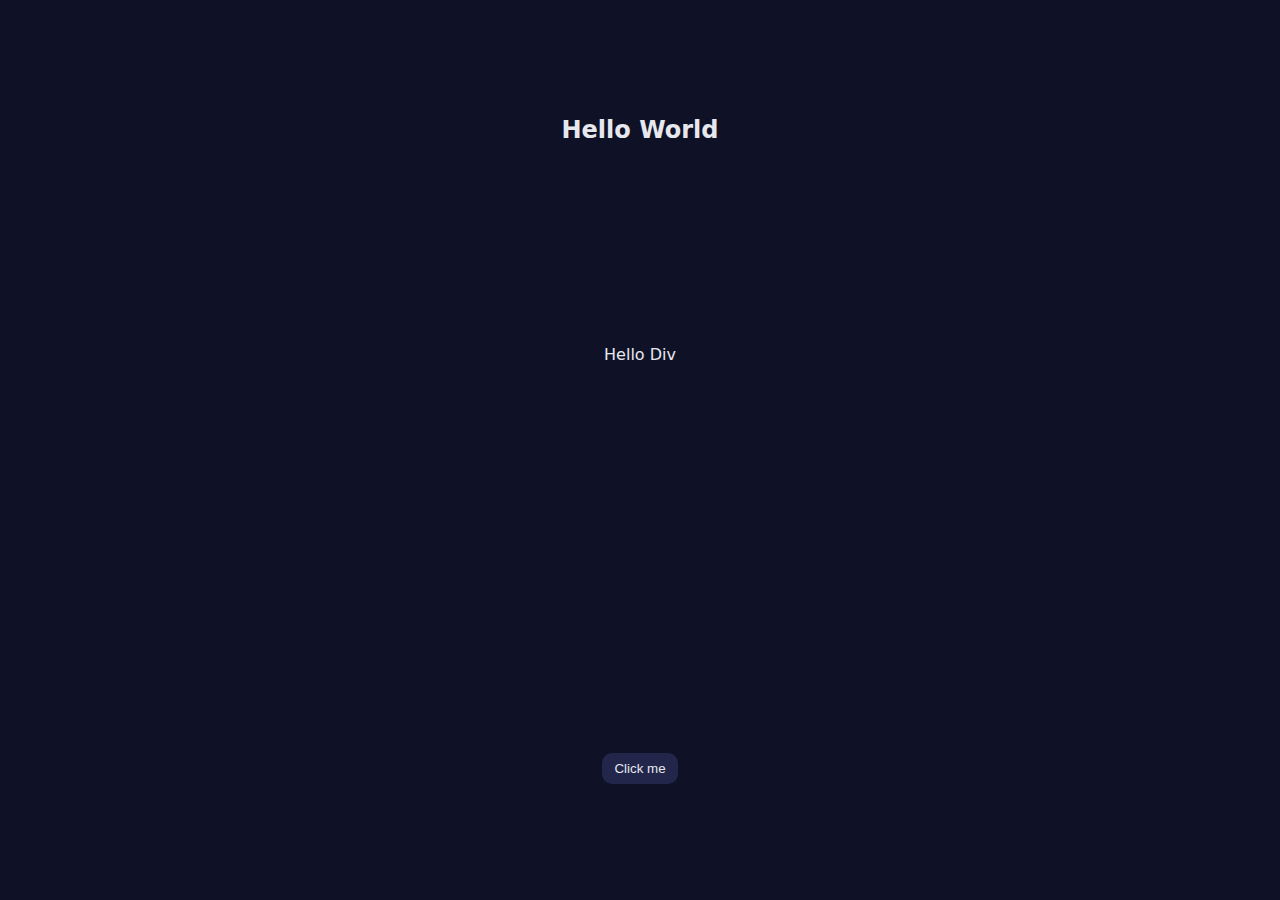
<file: index.html>
<!DOCTYPE html>
<html lang="en">
    <head>
        <meta charset="UTF-8" />
        <title>Title</title>
        <link rel="stylesheet" href="styles.css" />
        <script src="script.js"></script>
    </head>
    <body>
        <h1 class="title">Hello World</h1>
        <div id="mainDiv">Hello Div</div>
        <br />
        <button onclick="buttonClicked()">Click me</button>
    </body>
</html>
</file>
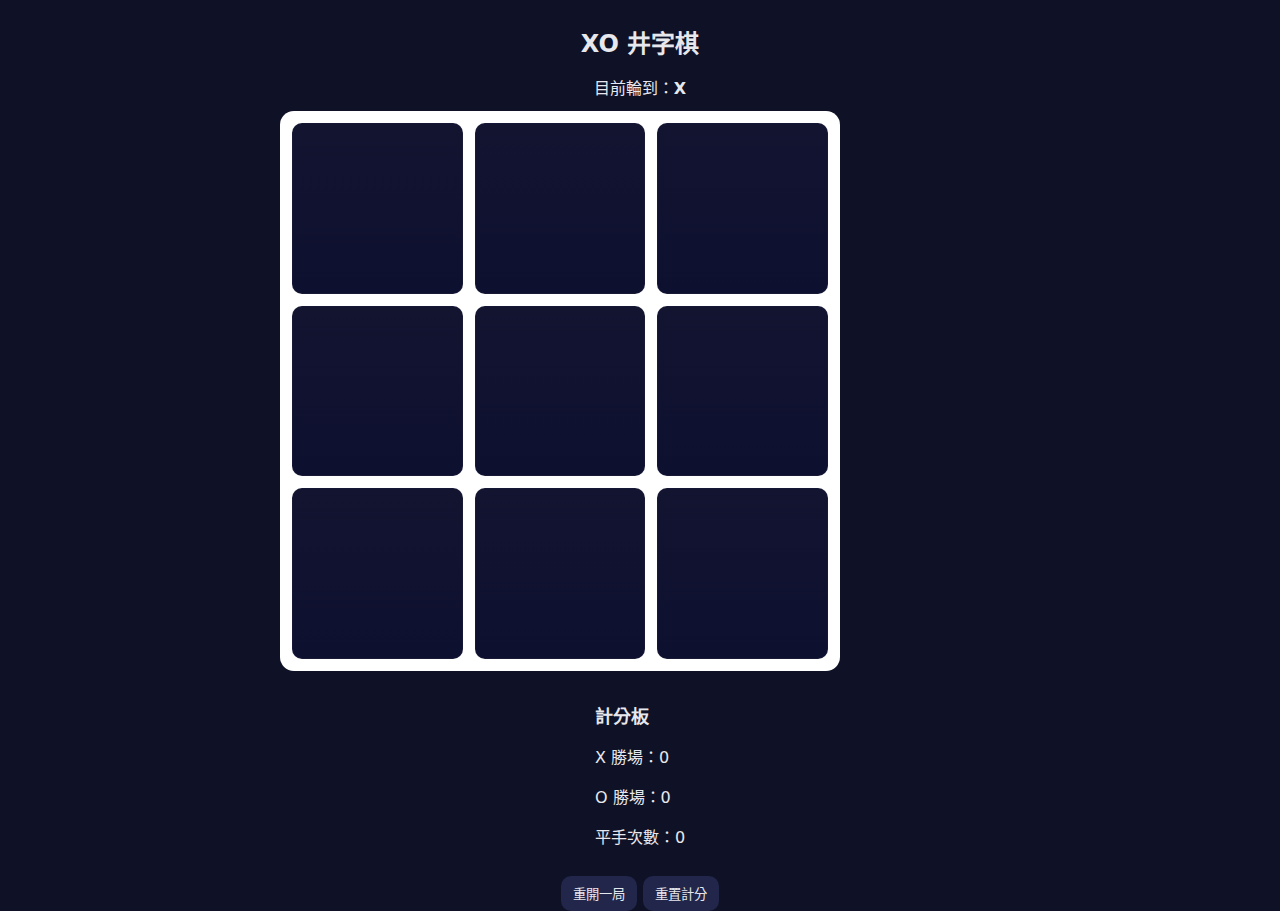
<file: 1132932_HW08/index.html>
<!DOCTYPE html>
<html lang="zh-TW">
 <head>
 <meta charset="utf-8" />
 <meta name="viewport" content="width=device-width, initial-scale=1" />
 <title>1132933-HW08</title>
 <link rel="stylesheet" href="styles.css">
 </head>
 <body>
    <main class="container">
    <h1>XO 井字棋</h1>
    <div class="status">
    <span>目前輪到：<strong id="turn">X</strong></span>
    <span id="state"></span>
    </div>
    <section id="board" class="board" aria-label="井字棋棋盤">
     <!-- 棋盤容器 (9 格) -->
        <button class="cell" data-idx="0" ></button>
        <button class="cell" data-idx="1" ></button>
        <button class="cell" data-idx="2" ></button>
        <button class="cell" data-idx="3" ></button>
        <button class="cell" data-idx="4" ></button>
        <button class="cell" data-idx="5" ></button>
        <button class="cell" data-idx="6" ></button>
        <button class="cell" data-idx="7" ></button>
        <button class="cell" data-idx="8" ></button>
    </section>
    <div class="scoreboard">
        <h2>計分板</h2>
        <p>X 勝場：<span id="score-x">0</span></p>
        <p>O 勝場：<span id="score-o">0</span></p>
        <p>平手次數：<span id="score-draw">0</span></p>
        </div>
        
     <div class="controls">
     <button id="reset">重開一局</button>
     <button id="reset-all">重置計分</button>
     </div>
    </main>
     <script src="script.js" defer></script>
     </body>
    </html>
</file>
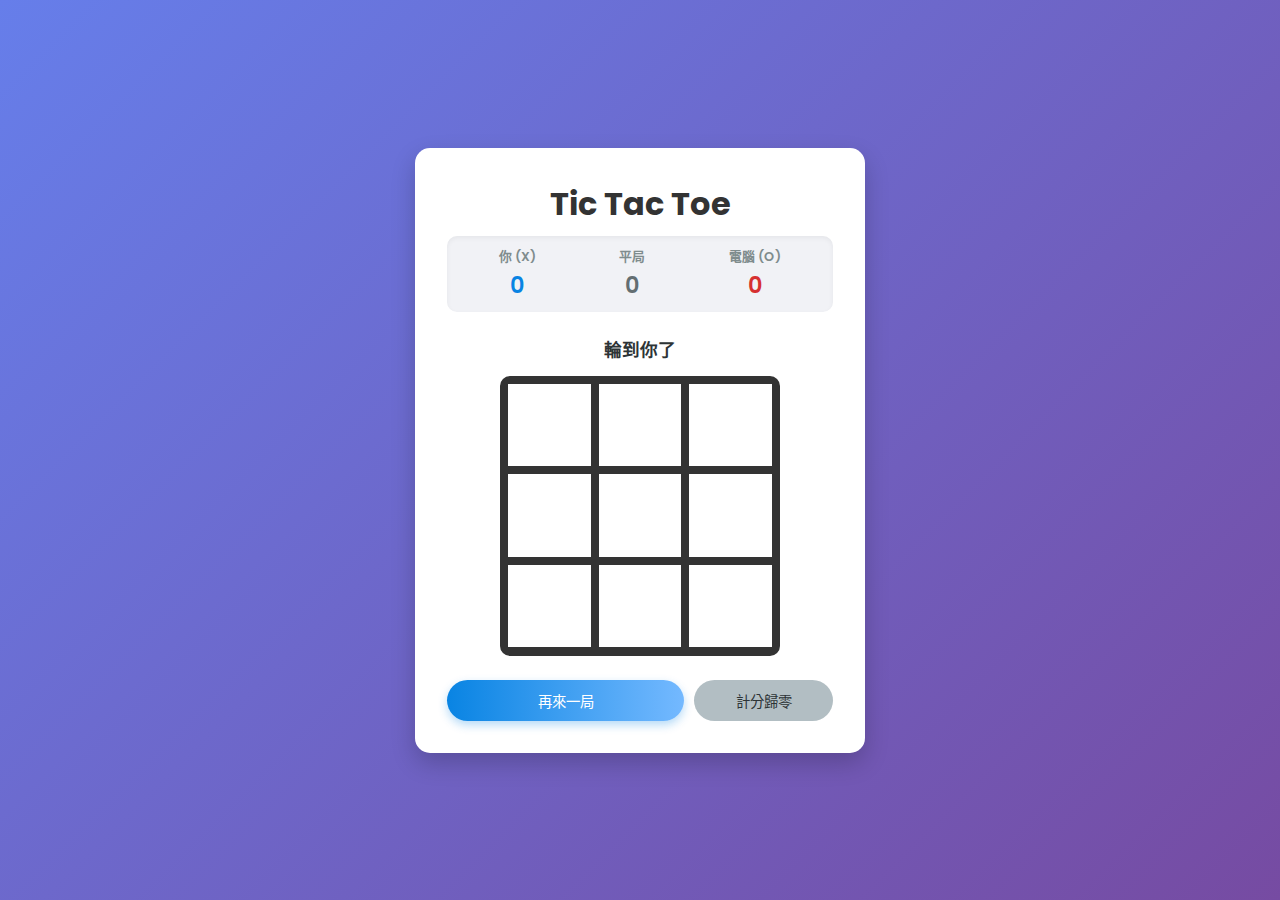
<file: 1132932_HW09/index.html>
<!DOCTYPE html>
<html lang="zh-TW">
<head>
    <meta charset="UTF-8">
    <meta name="viewport" content="width=device-width, initial-scale=1.0">
    <title>Tic-Tac-Toe AI | 終極圈叉棋</title>
    <link href="https://fonts.googleapis.com/css2?family=Poppins:wght@400;600&display=swap" rel="stylesheet">
    
    <style>
        :root {
            --bg-gradient: linear-gradient(135deg, #667eea 0%, #764ba2 100%);
            --card-bg: #ffffff;
            --text-color: #333;
            --board-border-color: #333;
            --cell-bg: #fff;
            --x-color: #0984e3;
            --o-color: #d63031;
            --win-bg: #55efc4;
            --draw-color: #636e72;
        }

        * { box-sizing: border-box; margin: 0; padding: 0; }

        body {
            font-family: 'Poppins', sans-serif;
            background: var(--bg-gradient);
            min-height: 100vh;
            display: flex;
            justify-content: center;
            align-items: center;
            color: var(--text-color);
        }

        .game-card {
            background: var(--card-bg);
            padding: 2rem;
            border-radius: 15px;
            box-shadow: 0 10px 25px rgba(0, 0, 0, 0.2);
            text-align: center;
            width: 90%;
            max-width: 450px;
        }

        h1 { margin-bottom: 0.5rem; font-size: 2rem; }
        
        /* 計分板樣式 */
        .score-board {
            display: flex;
            justify-content: space-around;
            background-color: #f1f2f6;
            padding: 10px;
            border-radius: 10px;
            margin-bottom: 1.5rem;
            box-shadow: inset 0 2px 5px rgba(0,0,0,0.05);
        }

        .score-item {
            display: flex;
            flex-direction: column;
            align-items: center;
            font-weight: 600;
        }

        .score-label { font-size: 0.8rem; color: #7f8c8d; margin-bottom: 2px; }
        .score-val { font-size: 1.4rem; }

        #score-x { color: var(--x-color); }
        #score-o { color: var(--o-color); }
        #score-draw { color: var(--draw-color); }

        #status {
            font-size: 1.1rem;
            font-weight: 600;
            margin-bottom: 1rem;
            height: 1.5rem;
            color: #2d3436;
        }

        .board-container {
            display: flex;
            justify-content: center;
            align-items: center;
            margin-bottom: 1.5rem;
        }

        .board {
            display: grid;
            grid-template-columns: repeat(3, 1fr);
            grid-template-rows: repeat(3, 1fr);
            gap: 8px;
            background-color: var(--board-border-color);
            width: 280px;
            height: 280px;
            border: 8px solid var(--board-border-color);
            border-radius: 10px;
        }

        .cell {
            background-color: var(--cell-bg);
            display: flex;
            justify-content: center;
            align-items: center;
            font-size: 2.8rem;
            font-weight: bold;
            cursor: pointer;
            user-select: none;
            width: 100%;
            height: 100%;
        }

        .cell:hover:not(.x):not(.o) { background-color: #f0f0f0; }
        .cell.x { color: var(--x-color); cursor: default; }
        .cell.o { color: var(--o-color); cursor: default; }
        .cell.win { background-color: var(--win-bg); color: white; transition: background-color 0.3s; }

        /* 按鈕群組 */
        .btn-group {
            display: flex;
            gap: 10px;
            justify-content: center;
        }

        button {
            padding: 10px 20px;
            font-size: 0.9rem;
            color: white;
            border: none;
            border-radius: 50px;
            cursor: pointer;
            transition: transform 0.1s;
        }

        button:active { transform: scale(0.95); }

        .btn-restart {
            background: linear-gradient(to right, #0984e3, #74b9ff);
            box-shadow: 0 4px 10px rgba(9, 132, 227, 0.3);
            flex: 2;
        }

        .btn-reset-score {
            background: #b2bec3;
            color: #2d3436;
            flex: 1;
        }
        .btn-reset-score:hover { background: #dfe6e9; }

        @media (max-width: 400px) {
            .board { width: 240px; height: 240px; }
            .cell { font-size: 2rem; }
            .score-val { font-size: 1.2rem; }
        }
    </style>
</head>
<body>

    <div class="game-card">
        <h1>Tic Tac Toe</h1>
        
        <div class="score-board">
            <div class="score-item">
                <span class="score-label">你 (X)</span>
                <span id="score-x" class="score-val">0</span>
            </div>
            <div class="score-item">
                <span class="score-label">平局</span>
                <span id="score-draw" class="score-val">0</span>
            </div>
            <div class="score-item">
                <span class="score-label">電腦 (O)</span>
                <span id="score-o" class="score-val">0</span>
            </div>
        </div>

        <div id="status">輪到你了</div>

        <div class="board-container">
            <div class="board" id="board">
                <div class="cell" data-index="0"></div>
                <div class="cell" data-index="1"></div>
                <div class="cell" data-index="2"></div>
                <div class="cell" data-index="3"></div>
                <div class="cell" data-index="4"></div>
                <div class="cell" data-index="5"></div>
                <div class="cell" data-index="6"></div>
                <div class="cell" data-index="7"></div>
                <div class="cell" data-index="8"></div>
            </div>
        </div>

        <div class="btn-group">
            <button id="restartBtn" class="btn-restart">再來一局</button>
            <button id="resetScoreBtn" class="btn-reset-score">計分歸零</button>
        </div>
    </div>

    <script>
        const statusDisplay = document.getElementById('status');
        const cells = document.querySelectorAll('.cell');
        const restartBtn = document.getElementById('restartBtn');
        const resetScoreBtn = document.getElementById('resetScoreBtn');
        
        // 計分元素
        const scoreXEl = document.getElementById('score-x');
        const scoreDrawEl = document.getElementById('score-draw');
        const scoreOEl = document.getElementById('score-o');

        let board = Array(9).fill('');
        let gameActive = true;
        
        // 分數變數
        let scores = {
            x: 0,
            o: 0,
            draw: 0
        };

        const HU_PLAYER = 'X';
        const AI_PLAYER = 'O';

        const winningConditions = [
            [0, 1, 2], [3, 4, 5], [6, 7, 8],
            [0, 3, 6], [1, 4, 7], [2, 5, 8],
            [0, 4, 8], [2, 4, 6]
        ];

        cells.forEach(cell => cell.addEventListener('click', handleCellClick));
        restartBtn.addEventListener('click', restartGame);
        resetScoreBtn.addEventListener('click', resetScores);

        function handleCellClick(event) {
            const clickedCell = event.target;
            const clickedCellIndex = parseInt(clickedCell.getAttribute('data-index'));

            if (board[clickedCellIndex] !== '' || !gameActive) return;

            makeMove(clickedCellIndex, HU_PLAYER);
            
            if (checkGameEnd()) return;

            gameActive = false;
            statusDisplay.innerText = "電腦思考中...";
            
            setTimeout(() => {
                const bestMove = minimax(board, AI_PLAYER).index;
                makeMove(bestMove, AI_PLAYER);
                
                if (!checkGameEnd()) {
                    gameActive = true; 
                    statusDisplay.innerText = "輪到你了";
                }
            }, 150);
        }

        function makeMove(index, player) {
            board[index] = player;
            const cell = cells[index];
            cell.classList.add(player.toLowerCase());
            cell.innerText = player;
        }

        function checkGameEnd() {
            let roundWon = false;
            let winCombo = [];

            for (let i = 0; i < winningConditions.length; i++) {
                const [a, b, c] = winningConditions[i];
                if (board[a] && board[a] === board[b] && board[a] === board[c]) {
                    roundWon = true;
                    winCombo = [a, b, c];
                    break;
                }
            }

            if (roundWon) {
                gameActive = false;
                highlightWin(winCombo);
                const winner = board[winCombo[0]];
                
                // 更新分數
                if (winner === HU_PLAYER) {
                    statusDisplay.innerText = "你贏了！";
                    scores.x++;
                } else {
                    statusDisplay.innerText = "電腦獲勝！";
                    scores.o++;
                }
                updateScoreDisplay();
                return true;
            }

            if (!board.includes('')) {
                statusDisplay.innerText = "平局！";
                gameActive = false;
                
                // 更新平局分數
                scores.draw++;
                updateScoreDisplay();
                return true;
            }

            return false;
        }

        function highlightWin(combo) {
            combo.forEach(index => {
                cells[index].classList.add('win');
            });
        }

        function restartGame() {
            gameActive = true;
            board = Array(9).fill('');
            statusDisplay.innerText = "輪到你了";
            cells.forEach(cell => {
                cell.innerText = '';
                cell.className = 'cell';
            });
        }

        // 計分歸零功能
        function resetScores() {
            scores.x = 0;
            scores.o = 0;
            scores.draw = 0;
            updateScoreDisplay();
            restartGame(); // 歸零時通常順便重開一局
        }

        function updateScoreDisplay() {
            scoreXEl.innerText = scores.x;
            scoreOEl.innerText = scores.o;
            scoreDrawEl.innerText = scores.draw;
        }

        // --- Minimax 演算法 ---
        function minimax(newBoard, player) {
            const availSpots = newBoard.map((val, idx) => val === '' ? idx : null).filter(val => val !== null);

            if (checkWin(newBoard, HU_PLAYER)) return { score: -10 };
            if (checkWin(newBoard, AI_PLAYER)) return { score: 10 };
            if (availSpots.length === 0) return { score: 0 };

            const moves = [];

            for (let i = 0; i < availSpots.length; i++) {
                const move = {};
                move.index = availSpots[i];
                newBoard[availSpots[i]] = player;

                if (player === AI_PLAYER) {
                    const result = minimax(newBoard, HU_PLAYER);
                    move.score = result.score;
                } else {
                    const result = minimax(newBoard, AI_PLAYER);
                    move.score = result.score;
                }

                newBoard[availSpots[i]] = '';
                moves.push(move);
            }

            let bestMove;
            if (player === AI_PLAYER) {
                let bestScore = -10000;
                for (let i = 0; i < moves.length; i++) {
                    if (moves[i].score > bestScore) {
                        bestScore = moves[i].score;
                        bestMove = i;
                    }
                }
            } else {
                let bestScore = 10000;
                for (let i = 0; i < moves.length; i++) {
                    if (moves[i].score < bestScore) {
                        bestScore = moves[i].score;
                        bestMove = i;
                    }
                }
            }
            return moves[bestMove];
        }

        function checkWin(board, player) {
            return winningConditions.some(combination => {
                return combination.every(index => board[index] === player);
            });
        }
    </script>
</body>
</html>
</file>
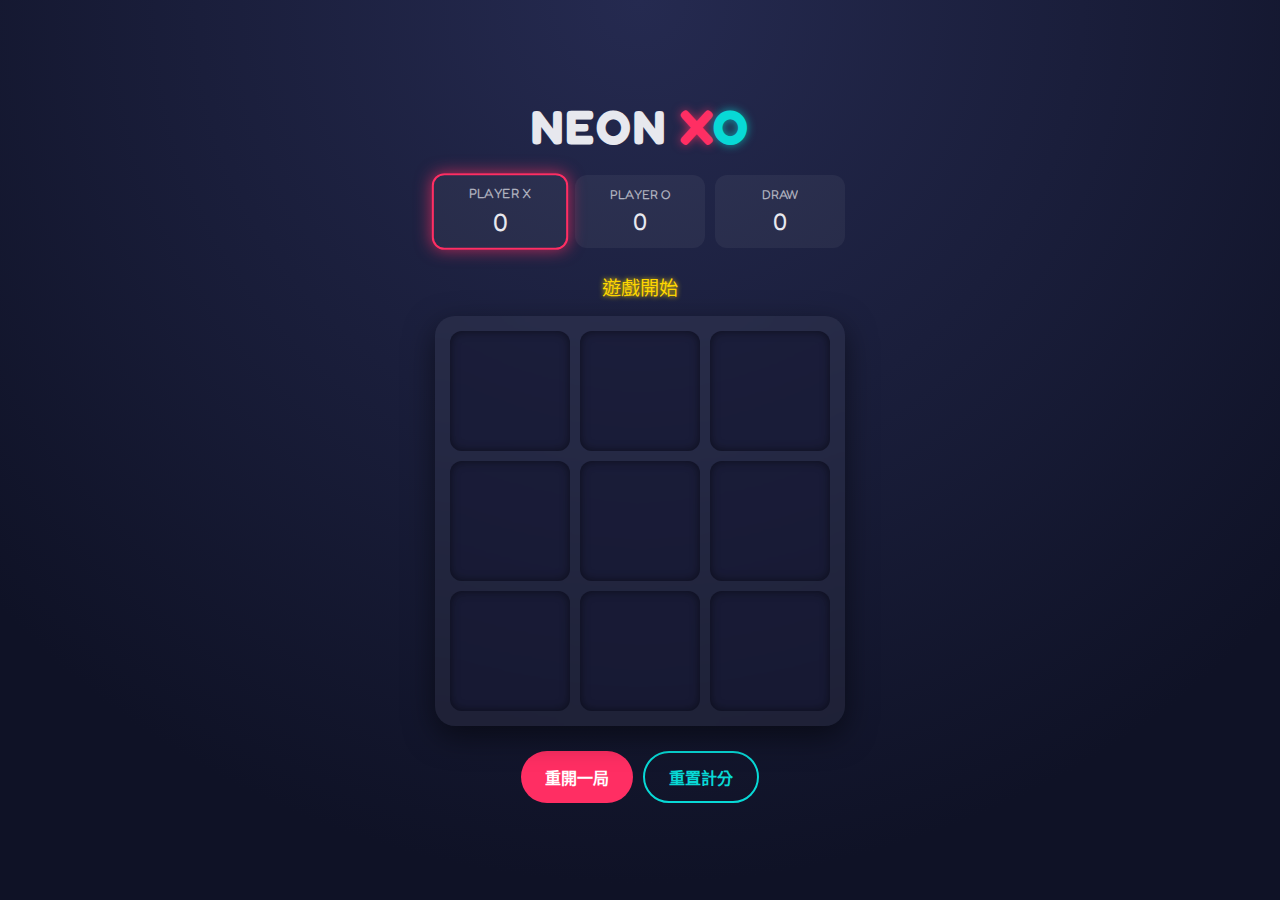
<file: HW08/index.html>
<!DOCTYPE html>
<html lang="zh-TW">
<head>
    <meta charset="utf-8" />
    <meta name="viewport" content="width=device-width, initial-scale=1" />
    <title>HW08-1132932</title>
    <link href="https://fonts.googleapis.com/css2?family=Fredoka+One&display=swap" rel="stylesheet">
    <link rel="stylesheet" href="styles.css">
</head>
<body>
    <main class="container">
        <h1>NEON <span class="text-x">X</span><span class="text-o">O</span></h1>
        
        <div class="status-bar">
            <div class="player-card" id="card-x">
                <span class="label">PLAYER X</span>
                <span class="score" id="score-x">0</span>
            </div>
            <div class="player-card" id="card-o">
                <span class="label">PLAYER O</span>
                <span class="score" id="score-o">0</span>
            </div>
            <div class="player-card" id="card-draw">
                <span class="label">DRAW</span>
                <span class="score" id="score-draw">0</span>
            </div>
        </div>

        <div class="game-area">
            <span id="state" class="state-msg">準備開始</span>
            
            <section id="board" class="board" aria-label="井字棋棋盤">
                <div id="strike" class="strike"></div>
                
                <button class="cell" data-idx="0"></button>
                <button class="cell" data-idx="1"></button>
                <button class="cell" data-idx="2"></button>
                <button class="cell" data-idx="3"></button>
                <button class="cell" data-idx="4"></button>
                <button class="cell" data-idx="5"></button>
                <button class="cell" data-idx="6"></button>
                <button class="cell" data-idx="7"></button>
                <button class="cell" data-idx="8"></button>
            </section>
        </div>

        <div class="controls">
            <button id="reset" class="btn">重開一局</button>
            <button id="reset-all" class="btn btn-outline">重置計分</button>
        </div>
    </main>
    <script src="script.js" defer></script>
</body>
</html>
</file>
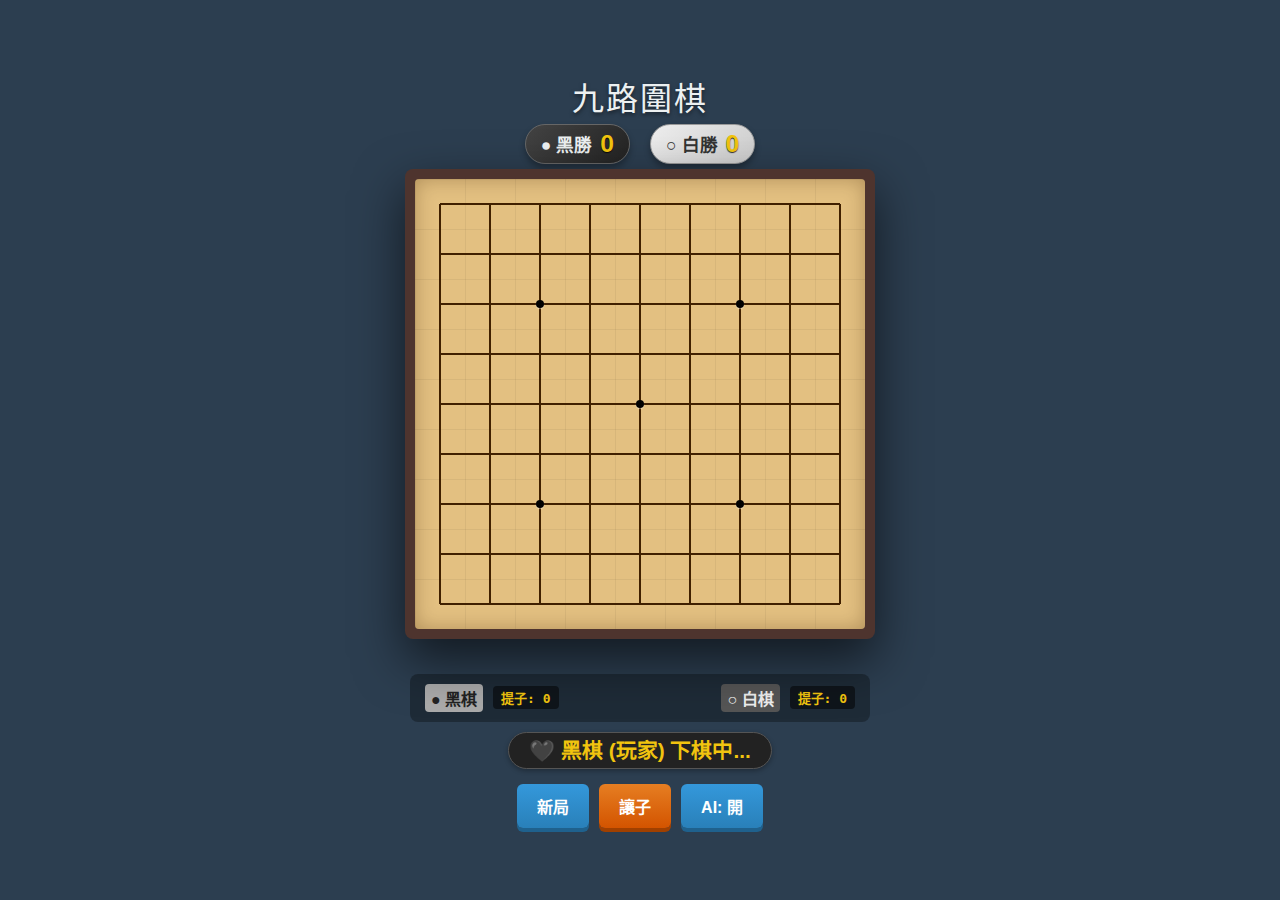
<file: minterm_1132932/index.html>
<!DOCTYPE html>
<html lang="zh-TW">
<head>
  <meta charset="UTF-8" />
  <meta name="viewport" content="width=device-width, initial-scale=1.0" />
  <title>1132932_FinalTerm</title>
  <style>
    :root {
        --bg-color: #2c3e50;
        --text-color: #ecf0f1;
        --accent-color: #f1c40f;
        --error-color: #e74c3c;
    }

    body {
      font-family: 'Segoe UI', Tahoma, Geneva, Verdana, sans-serif;
      background-color: var(--bg-color);
      color: var(--text-color);
      display: flex;
      flex-direction: column;
      align-items: center;
      justify-content: center;
      min-height: 100vh;
      margin: 0;
      user-select: none;
      overflow: hidden;
    }

    h1 {
      margin: 0 0 5px 0;
      font-weight: 300;
      letter-spacing: 2px;
      text-shadow: 0 2px 4px rgba(0,0,0,0.5);
    }

    /* === 1. 累計戰績板 === */
    #scoreboard {
        display: flex; gap: 20px; margin-bottom: 5px; font-size: 1.1em; font-weight: bold;
    }
    .score-badge {
        padding: 5px 15px; border-radius: 20px; box-shadow: 0 4px 6px rgba(0,0,0,0.3);
        display: flex; align-items: center; gap: 8px; transition: transform 0.2s;
    }
    .score-black { background: linear-gradient(135deg, #444, #222); border: 1px solid #666; }
    .score-white { background: linear-gradient(135deg, #eee, #ccc); color: #333; border: 1px solid #999; }
    .win-count { font-size: 1.4em; color: var(--accent-color); text-shadow: 0 1px 1px rgba(0,0,0,0.8); }

    /* === 2. 遊戲容器 (3D 透視) === */
    #game-wrapper {
        position: relative;
        perspective: 1000px;
        z-index: 10;
        margin-bottom: 5px;
    }

    .game-container {
      position: relative;
      text-align: center;
      background: #4e342e;
      padding: 10px;
      border-radius: 8px;
      box-shadow: 0 20px 50px rgba(0, 0, 0, 0.6);
      transition: transform 0.1s;
    }

    /* === 3. 棋盤 Grid === */
    #board {
      position: relative;
      width: 450px; height: 450px;
      display: grid;
      grid-template-columns: repeat(9, 50px);
      grid-template-rows: repeat(9, 50px);
      gap: 0;
      background-color: #e3c081;
      background-image: 
        linear-gradient(rgba(0,0,0,0.05) 1px, transparent 1px),
        linear-gradient(90deg, rgba(0,0,0,0.05) 1px, transparent 1px),
        url('https://www.transparenttextures.com/patterns/wood-pattern.png');
      background-size: 50px 50px, 50px 50px, auto;
      border-radius: 4px;
      box-shadow: inset 0 0 20px rgba(60, 30, 0, 0.3);
    }

    .cell {
      width: 50px; height: 50px;
      position: relative;
      cursor: pointer;
      display: flex; justify-content: center; align-items: center;
    }
    /* 格線 */
    .cell::before {
      content: ''; position: absolute; top: 50%; left: 0; width: 100%; height: 2px;
      background: #402000; transform: translateY(-50%); z-index: 0;
    }
    .cell::after {
      content: ''; position: absolute; top: 0; left: 50%; height: 100%; width: 2px;
      background: #402000; transform: translateX(-50%); z-index: 0;
    }
    .cell[data-col="0"]::before { left: 50%; width: 50%; }
    .cell[data-col="8"]::before { width: 50%; }
    .cell[data-row="0"]::after { top: 50%; height: 50%; }
    .cell[data-row="8"]::after { height: 50%; }

    .cell.star .star-dot {
        position: absolute; width: 8px; height: 8px; background: #000; border-radius: 50%; z-index: 1;
        box-shadow: 0 1px 1px rgba(255,255,255,0.4);
    }

    /* === 下棋前的陰影效果 === */
    #board.turn-black .cell:not(.has-stone):hover::after {
        content: ''; position: absolute; width: 40px; height: 40px;
        background: rgba(0, 0, 0, 0.4); border-radius: 50%;
        top: 50%; left: 50%; transform: translate(-50%, -50%); z-index: 5;
        box-shadow: 0 0 5px rgba(0,0,0,0.3);
    }
    #board.turn-white .cell:not(.has-stone):hover::after {
        content: ''; position: absolute; width: 40px; height: 40px;
        background: rgba(255, 255, 255, 0.6); border-radius: 50%;
        top: 50%; left: 50%; transform: translate(-50%, -50%); z-index: 5;
        box-shadow: 0 0 5px rgba(255,255,255,0.3);
    }

    /* === 棋子 === */
    .stone {
      width: 44px; height: 44px;
      border-radius: 50%;
      position: relative;
      z-index: 10;
      box-shadow: 2px 3px 5px rgba(0,0,0,0.4);
      transition: transform 0.15s cubic-bezier(0.175, 0.885, 0.32, 1.275);
    }
    .stone.black { background: radial-gradient(circle at 35% 35%, #666 0%, #111 100%); }
    .stone.white { background: radial-gradient(circle at 35% 35%, #fff 0%, #ddd 100%); }
    
    .stone.last-move::after {
      content: ''; position: absolute;
      top: 50%; left: 50%; transform: translate(-50%, -50%);
      width: 40%; height: 40%;
      border: 2px solid #e74c3c; border-radius: 50%;
      box-shadow: 0 0 4px #e74c3c;
    }

    /* 吃子動畫 */
    .captured .stone { animation: captureAnim 0.4s forwards; }
    @keyframes captureAnim {
      0% { transform: scale(1); opacity: 1; }
      50% { transform: scale(1.2); opacity: 0.5; }
      100% { transform: scale(0); opacity: 0; }
    }

    /* === 領地標記 === */
    .territory-mark {
        position: absolute; width: 14px; height: 14px;
        top: 50%; left: 50%; transform: translate(-50%, -50%);
        z-index: 2;
        box-shadow: 0 1px 2px rgba(0,0,0,0.3);
    }
    .territory-black { background-color: #000; }
    .territory-white { background-color: #fff; border: 1px solid #ccc; }

    /* === 特效與警告 === */
    #atari-popup {
        position: absolute; top: 50%; left: 50%;
        transform: translate(-50%, -50%) scale(0) rotateX(90deg);
        background: radial-gradient(circle, #e74c3c, #c0392b);
        color: white; padding: 15px 40px; font-size: 2.5em; font-weight: 900;
        border-radius: 15px; border: 3px solid #fff; z-index: 100;
        box-shadow: 0 15px 30px rgba(0,0,0,0.6);
        opacity: 0; pointer-events: none;
        transition: all 0.4s cubic-bezier(0.175, 0.885, 0.32, 1.275);
        white-space: nowrap; text-shadow: 2px 2px 0 rgba(0,0,0,0.3);
    }
    #atari-popup.show { transform: translate(-50%, -50%) scale(1) rotateX(0deg); opacity: 1; }

    .shake-effect { animation: shake 0.4s cubic-bezier(.36,.07,.19,.97) both; }
    @keyframes shake {
        10%, 90% { transform: translate3d(-2px, 0, 0); }
        20%, 80% { transform: translate3d(4px, 0, 0); }
        30%, 50%, 70% { transform: translate3d(-6px, 0, 0); }
        40%, 60% { transform: translate3d(6px, 0, 0); }
    }
    .atari-border { animation: flash-border 0.8s infinite alternate; }
    @keyframes flash-border {
        from { box-shadow: 0 0 0 5px rgba(231, 76, 60, 0); }
        to { box-shadow: 0 0 0 15px rgba(231, 76, 60, 0.8); }
    }

    /* === 結算視窗 === */
    #result-modal {
        position: absolute; top: 0; left: 0; width: 100%; height: 100%;
        background: rgba(0,0,0,0.85); display: flex; flex-direction: column;
        align-items: center; justify-content: center; z-index: 200;
        opacity: 0; pointer-events: none; transition: opacity 0.3s; backdrop-filter: blur(4px);
    }
    #result-modal.active { opacity: 1; pointer-events: auto; }
    .result-content {
        background: #34495e; border: 2px solid #f1c40f; padding: 25px;
        border-radius: 12px; text-align: center; color: #fff;
        box-shadow: 0 0 30px rgba(241, 196, 15, 0.3); min-width: 300px;
    }
    .calc-row {
        display: flex; justify-content: space-between; margin: 10px 0;
        border-bottom: 1px dashed #7f8c8d; padding-bottom: 5px; font-family: monospace; font-size: 1.1em;
    }
    .total-row { font-size: 1.4em; font-weight: bold; margin-top: 15px; color: #f1c40f; }
    .btn-close { margin-top: 20px; background: #e74c3c !important; }

    /* === 底部資訊與按鈕 === */
    #info-panel {
        width: 460px; display: flex; justify-content: space-between;
        margin: 5px 0; background: rgba(0,0,0,0.3); padding: 10px 15px;
        border-radius: 8px; box-sizing: border-box;
    }
    .player-info { display: flex; align-items: center; gap: 10px; font-weight: bold; }
    .capture-badge { background: rgba(0,0,0,0.5); padding: 2px 8px; border-radius: 4px; font-family: monospace; color: #f1c40f; }

    /* === 新增：錯誤訊息提示列 === */
    #warning-msg {
        height: 20px;
        margin-top: 5px;
        font-size: 0.95em;
        color: var(--error-color);
        font-weight: bold;
        text-shadow: 0 1px 1px black;
        opacity: 0;
        transition: opacity 0.3s;
    }
    #warning-msg.show { opacity: 1; }

    #status {
        font-size: 1.3em; font-weight: bold;
        height: 35px; line-height: 35px;
        margin: 5px 0; padding: 0 20px;
        border-radius: 20px;
        transition: all 0.3s;
        background: #444; color: #fff; box-shadow: 0 2px 5px rgba(0,0,0,0.3);
    }
    #status.turn-black { background: #222; color: #f1c40f; border: 1px solid #555; }
    #status.turn-white { background: #eee; color: #2c3e50; border: 1px solid #ccc; }

    .controls { display: flex; gap: 10px; margin-top: 10px; }
    button {
        background: linear-gradient(to bottom, #3498db, #2980b9);
        color: white; border: none; padding: 10px 20px;
        border-radius: 6px; font-size: 16px; font-weight: bold;
        cursor: pointer; transition: all 0.2s; box-shadow: 0 4px 0 #1f618d;
    }
    button:active { transform: translateY(2px); box-shadow: 0 2px 0 #1f618d; }
    button:disabled { background: #95a5a6; box-shadow: none; cursor: not-allowed; opacity: 0.7; }
    .pass-btn { background: linear-gradient(to bottom, #e67e22, #d35400); box-shadow: 0 4px 0 #a04000; }
    .pass-btn:active { box-shadow: 0 2px 0 #a04000; }
  </style>
</head>
<body>

  <h1>九路圍棋</h1>

  <div id="scoreboard">
      <div class="score-badge score-black">
          ● 黑勝 <span class="win-count" id="score-black-val">0</span>
      </div>
      <div class="score-badge score-white">
          ○ 白勝 <span class="win-count" id="score-white-val">0</span>
      </div>
  </div>

  <div id="game-wrapper">
      <div id="atari-popup">⚠️ 叫吃！</div>
      <div id="result-modal">
          <div class="result-content">
              <h2 style="margin:0 0 15px 0; color:#f1c40f;">🏆 終局計算</h2>
              <div id="calc-details"></div>
              <button class="btn-close" onclick="game.closeResult()">關閉</button>
          </div>
      </div>
      <div class="game-container" id="game-container">
        <div id="board"></div>
      </div>
  </div>

  <div id="warning-msg"></div>

  <div id="info-panel">
    <div class="player-info">
        <span style="color:#222; background:#aaa; padding:2px 6px; border-radius:4px;">● 黑棋</span>
        <span class="capture-badge" id="black-caps">提子: 0</span>
    </div>
    <div class="player-info">
        <span style="color:#eee; background:#555; padding:2px 6px; border-radius:4px;">○ 白棋</span>
        <span class="capture-badge" id="white-caps">提子: 0</span>
    </div>
  </div>

  <div id="status" class="turn-black">🖤 黑棋先手，請點擊棋盤下子</div>

  <div class="controls">
    <button onclick="game.newGame()">新局</button>
    <button class="pass-btn" onclick="game.pass()" id="passBtn">讓子</button>
    <button onclick="game.toggleAI()" id="aiBtn">AI: 開</button>
  </div>

  <script>
    class NineBoardGo {
      constructor() {
        this.board = Array(9).fill().map(() => Array(9).fill(0));
        this.territoryMap = Array(9).fill().map(() => Array(9).fill(0)); 
        this.captures = { 1: 0, 2: 0 };
        this.currentPlayer = 1;  // 1 = 黑，-1 = 白
        this.consecutivePasses = 0;
        this.aiEnabled = true;
        this.gameOver = false;
        this.koBan = null; // 打劫禁著點 {x, y}
        this.captureDelay = false;
        this.winHistory = { black: 0, white: 0 };
        
        this.popupEl = document.getElementById('atari-popup');
        this.containerEl = document.getElementById('game-container');
        this.boardEl = document.getElementById('board');
        this.modalEl = document.getElementById('result-modal');
        this.statusEl = document.getElementById('status');
        this.warningEl = document.getElementById('warning-msg'); // 取得警告訊息元素

        this.initBoard();
        this.updateStatus();
      }

      initBoard() {
        this.boardEl.innerHTML = '';
        for (let i = 0; i < 81; i++) {
          const cell = document.createElement('div');
          cell.className = 'cell';
          const r = Math.floor(i / 9), c = i % 9;
          cell.dataset.row = r;
          cell.dataset.col = c;
          
          if ((r === 2 && c === 2) || (r === 2 && c === 6) || 
              (r === 6 && c === 2) || (r === 6 && c === 6) || 
              (r === 4 && c === 4)) {
            cell.classList.add('star');
            const dot = document.createElement('div');
            dot.className = 'star-dot';
            cell.appendChild(dot);
          }
          cell.addEventListener('click', (e) => this.handleClick(e));
          this.boardEl.appendChild(cell);
        }
      }

      newGame() {
        this.board = Array(9).fill().map(() => Array(9).fill(0));
        this.territoryMap = Array(9).fill().map(() => Array(9).fill(0));
        this.captures = { 1: 0, 2: 0 }; // 重置提子
        this.currentPlayer = 1;
        this.consecutivePasses = 0;
        this.gameOver = false;
        this.koBan = null;
        
        document.getElementById('passBtn').disabled = false;
        document.getElementById('passBtn').textContent = '讓子';
        this.clearAtariEffect();
        this.hideWarning(); // 清除警告
        this.closeResult();
        this.refreshBoardUI(); 
        this.updateStatus();
        this.updateUI(); // 更新提子 UI
      }

      handleClick(e) {
        let target = e.target;
        if(target.classList.contains('stone') || target.classList.contains('star-dot') || target.classList.contains('territory-mark')) {
            target = target.parentElement;
        }
        
        if (this.gameOver) return;
        if (this.aiEnabled && this.currentPlayer !== 1) return;

        const row = parseInt(target.dataset.row);
        const col = parseInt(target.dataset.col);
        
        // 點擊後先隱藏舊警告
        this.hideWarning();

        if (this.isValidMove(row, col)) {
          this.makeMove(row, col, this.currentPlayer); 
          
          if (this.aiEnabled && !this.gameOver) {
            const delay = this.captureDelay ? 800 : 400;
            setTimeout(() => { 
              this.captureDelay = false;
              this.aiMove(); 
            }, delay);
          }
        } else {
            // 如果這一步是無效的，顯示原因
            this.showInvalidReason(row, col, this.currentPlayer);

            // 震動效果
            this.containerEl.style.transform = "translateX(5px)";
            setTimeout(() => this.containerEl.style.transform = "none", 100);
        }
      }

      // 專門用來判斷並顯示禁著點原因
      showInvalidReason(r, c, player) {
          if (this.board[r][c] !== 0) return; // 已經有子了，不需要特別提示

          // 1. 檢查打劫 (Ko)
          if (this.koBan && this.koBan.x === c && this.koBan.y === r) {
              this.showWarning("⚠️ 打劫規則：禁止立即回提 (Ko)");
              return;
          }

          // 2. 檢查自殺 (Suicide)
          const tempBoard = this.board.map(row => [...row]);
          tempBoard[r][c] = player;
          const opponent = -player;
          let canCapture = false;
          const dirs = [[-1, 0], [1, 0], [0, -1], [0, 1]];
          
          for (let [dr, dc] of dirs) {
            const nr = r + dr, nc = c + dc;
            if (this.isOnBoard(nr, nc) && tempBoard[nr][nc] === opponent) {
              if (!this.hasLiberties(tempBoard, nr, nc, opponent)) { 
                  canCapture = true; 
                  break; 
              }
            }
          }

          // 如果不能吃子，且自己也沒有氣，就是禁著點(自殺)
          if (!canCapture && !this.hasLiberties(tempBoard, r, c, player)) {
              this.showWarning("⚠️ 禁著點：禁止自殺 (無氣)");
          }
      }

      // 顯示警告文字
      showWarning(text) {
          this.warningEl.innerText = text;
          this.warningEl.classList.add('show');
          // 2.5秒後自動消失
          if(this.warnTimeout) clearTimeout(this.warnTimeout);
          this.warnTimeout = setTimeout(() => {
              this.hideWarning();
          }, 2500);
      }

      hideWarning() {
          this.warningEl.classList.remove('show');
      }

      makeMove(row, col, player) {
        this.consecutivePasses = 0;
        document.getElementById('passBtn').textContent = '讓子';
        
        // 1. 落子
        this.board[row][col] = player;
        this.renderStone(row, col, player);
        
        // 2. 標記最後一手
        this.clearLastMoveMark();
        const cell = this.getCell(row, col);
        if(cell.firstChild && cell.firstChild.classList.contains('stone')) {
            cell.firstChild.classList.add('last-move');
        }
        
        const opponent = -player;
        const dirs = [[-1, 0], [1, 0], [0, -1], [0, 1]];
        let capturedStones = []; // 收集被提子的座標 {r, c}

        // 3. 檢查提子
        for (let [dr, dc] of dirs) {
          const r = row + dr, c = col + dc;
          if (this.isOnBoard(r, c) && this.board[r][c] === opponent) {
            if (!this.hasLiberties(this.board, r, c, opponent)) {
              // 收集整塊死棋
              const group = this.getGroup(r, c, opponent);
              capturedStones.push(...group);
            }
          }
        }

        // 4. 執行提子
        if (capturedStones.length > 0) {
            this.removeStones(capturedStones);
            this.captures[player === 1 ? 1 : 2] += capturedStones.length;
            this.captureDelay = true;
        }

        // 5. 設定打劫禁著點 (Ko Ban)
        this.koBan = null; // 先重置
        if (capturedStones.length === 1) {
            // 檢查剛下的這顆子是否剩 1 氣
            const selfGroup = this.getGroup(row, col, player);
            const liberties = this.countLiberties(selfGroup);
            if (liberties === 1) {
                // 設定禁著點為剛剛被提掉的那個位置
                this.koBan = { x: capturedStones[0].c, y: capturedStones[0].r };
            }
        }

        // 6. 檢查是否叫吃 (Atari)
        let causedAtari = false;
        for (let [dr, dc] of dirs) {
            let nr = row + dr, nc = col + dc;
            if(this.isOnBoard(nr, nc) && this.board[nr][nc] === opponent) {
                if(this.checkIsAtari(nr, nc, opponent)) {
                    causedAtari = true; break; 
                }
            }
        }

        if(causedAtari) this.triggerAtariEffect(player);
        else this.clearAtariEffect();

        this.currentPlayer = -player;
        this.updateStatus();
        this.updateUI(); 
      }

      // 取得整串棋子座標
      getGroup(r, c, color) {
          let group = [];
          let queue = [{r, c}];
          let visited = new Set([`${r},${c}`]);
          while (queue.length > 0) {
              let curr = queue.pop();
              group.push(curr);
              [[0, 1], [0, -1], [1, 0], [-1, 0]].forEach(([dx, dy]) => {
                  let nx = curr.r + dx, ny = curr.c + dy;
                  if (this.isOnBoard(nx, ny) && this.board[nx][ny] === color && !visited.has(`${nx},${ny}`)) {
                      visited.add(`${nx},${ny}`);
                      queue.push({r: nx, c: ny});
                  }
              });
          }
          return group;
      }

      // 移除棋子 (邏輯 + UI)
      removeStones(stones) {
          stones.forEach(s => {
              this.board[s.r][s.c] = 0;
              const cell = this.getCell(s.r, s.c);
              cell.classList.add('captured');
              cell.classList.remove('has-stone');
              setTimeout(() => {
                  cell.classList.remove('captured');
                  const stone = cell.querySelector('.stone');
                  if(stone) stone.remove();
                  // 補回星位點
                  if(cell.classList.contains('star') && !cell.querySelector('.star-dot')) {
                      const dot = document.createElement('div');
                      dot.className = 'star-dot';
                      cell.appendChild(dot);
                  }
              }, 400);
          });
      }

      // 計算一串棋子的氣數
      countLiberties(group) {
          let liberties = new Set();
          group.forEach(stone => {
              [[0, 1], [0, -1], [1, 0], [-1, 0]].forEach(([dx, dy]) => {
                  let nx = stone.r + dx, ny = stone.c + dy;
                  if (this.isOnBoard(nx, ny) && this.board[nx][ny] === 0) {
                      liberties.add(`${nx},${ny}`);
                  }
              });
          });
          return liberties.size;
      }

      renderStone(r, c, player) {
        const cell = this.getCell(r, c);
        const oldStone = cell.querySelector('.stone');
        if(oldStone) oldStone.remove();
        const stone = document.createElement('div');
        stone.className = `stone ${player === 1 ? 'black' : 'white'}`;
        cell.appendChild(stone);
        cell.classList.add('has-stone'); 
      }

      renderTerritoryMarks() {
          for(let r=0; r<9; r++) {
              for(let c=0; c<9; c++) {
                  const owner = this.territoryMap[r][c];
                  if(owner !== 0 && this.board[r][c] === 0) {
                      const cell = this.getCell(r, c);
                      if(!cell.querySelector('.territory-mark')) {
                          const mark = document.createElement('div');
                          mark.className = `territory-mark ${owner === 1 ? 'territory-black' : 'territory-white'}`;
                          cell.appendChild(mark);
                      }
                  }
              }
          }
      }

      checkIsAtari(r, c, color) {
          const group = this.getGroup(r, c, color);
          return this.countLiberties(group) === 1;
      }

      triggerAtariEffect(who) {
        let text = who === 1 ? "⚠️ 危險！" : "🔥 叫吃！";
        this.popupEl.innerText = text;
        this.popupEl.classList.add('show');
        this.containerEl.classList.add('shake-effect');
        this.containerEl.classList.add('atari-border');
        setTimeout(() => {
            this.popupEl.classList.remove('show');
            this.containerEl.classList.remove('shake-effect');
        }, 1200);
      }

      clearAtariEffect() {
        this.popupEl.classList.remove('show');
        this.containerEl.classList.remove('atari-border');
      }

      // === 輔助函式 ===
      getCell(r, c) { return document.querySelector(`.cell[data-row="${r}"][data-col="${c}"]`); }
      isOnBoard(r, c) { return r >= 0 && r < 9 && c >= 0 && c < 9; }
      
      clearLastMoveMark() {
          const last = document.querySelector('.last-move');
          if(last) last.classList.remove('last-move');
      }
      
      refreshBoardUI() {
          for(let r=0; r<9; r++) {
              for(let c=0; c<9; c++) {
                  const cell = this.getCell(r, c);
                  const stone = cell.querySelector('.stone');
                  if(stone) stone.remove();
                  cell.classList.remove('has-stone');
                  
                  const mark = cell.querySelector('.territory-mark');
                  if(mark) mark.remove();

                  if(this.board[r][c] !== 0) this.renderStone(r, c, this.board[r][c]);
              }
          }
      }

      updateStatus() {
        if (this.gameOver) return;
        const name = this.currentPlayer === 1 ? '🖤 黑棋 (玩家)' : '⚪ 白棋 (電腦)';
        this.statusEl.innerText = `${name} 下棋中...`;
        this.statusEl.className = this.currentPlayer === 1 ? 'turn-black' : 'turn-white';
        
        if(this.currentPlayer === 1) {
            this.boardEl.classList.add('turn-black');
            this.boardEl.classList.remove('turn-white');
        } else {
            this.boardEl.classList.add('turn-white');
            this.boardEl.classList.remove('turn-black');
        }
      }

      updateUI() {
        document.getElementById('black-caps').innerText = `提子: ${this.captures[1]}`;
        document.getElementById('white-caps').innerText = `提子: ${this.captures[2]}`;
      }

      pass() {
        this.consecutivePasses++;
        document.getElementById('passBtn').textContent = `讓子 (${this.consecutivePasses}/2)`;
        if (this.consecutivePasses >= 2) {
          this.endGame('雙方連續讓子');
          return;
        }
        this.currentPlayer = -this.currentPlayer;
        this.updateStatus();
        if (this.aiEnabled && this.currentPlayer === -1) setTimeout(() => this.aiMove(), 500);
      }

      isValidMove(row, col) { return this.isValidMoveForPlayer(row, col, this.currentPlayer); }
      
      isValidMoveForPlayer(row, col, player) {
        if (this.board[row][col] !== 0) return false;
        
        // 檢查打劫禁著點
        if (this.koBan && this.koBan.x === col && this.koBan.y === row) {
            return false;
        }
        
        const tempBoard = this.board.map(r => [...r]);
        tempBoard[row][col] = player;
        const opponent = -player;
        let canCapture = false;
        const dirs = [[-1, 0], [1, 0], [0, -1], [0, 1]];
        for (let [dr, dc] of dirs) {
          const nr = row + dr, nc = col + dc;
          if (this.isOnBoard(nr, nc) && tempBoard[nr][nc] === opponent) {
            if (!this.hasLiberties(tempBoard, nr, nc, opponent)) { canCapture = true; break; }
          }
        }
        // 如果能吃子，則不是自殺 (即使自己沒氣)
        if (canCapture) return true;
        // 否則必須自己有氣
        return this.hasLiberties(tempBoard, row, col, player);
      }

      hasLiberties(board, row, col, player) {
        const visited = Array(9).fill().map(() => Array(9).fill(false));
        return this.dfsLiberties(board, row, col, player, visited);
      }

      dfsLiberties(board, r, c, player, visited) {
        if (!this.isOnBoard(r, c) || visited[r][c] || board[r][c] !== player) return false;
        visited[r][c] = true;
        const dirs = [[-1, 0], [1, 0], [0, -1], [0, 1]];
        for (let [dr, dc] of dirs) {
          const nr = r + dr, nc = c + dc;
          if (this.isOnBoard(nr, nc) && board[nr][nc] === 0) return true;
        }
        for (let [dr, dc] of dirs) {
          if (this.dfsLiberties(board, r + dr, c + dc, player, visited)) return true;
        }
        return false;
      }

      // === 殺手 AI ===
      aiMove() {
        if (this.currentPlayer !== -1 || !this.aiEnabled || this.gameOver) return;
        const moves = [];
        for (let r = 0; r < 9; r++) {
          for (let c = 0; c < 9; c++) {
            if (this.isValidMoveForPlayer(r, c, -1)) {
              let score = Math.random(); 
              if((r===4 && c===4)) score += 5;
              if([2,6].includes(r) && [2,6].includes(c)) score += 3;
              
              const tempBoard = this.board.map(row => [...row]);
              tempBoard[r][c] = -1;
              let captureBonus = 0;
              [[0,1],[0,-1],[1,0],[-1,0]].forEach(([dr,dc]) => {
                  let nr=r+dr, nc=c+dc;
                  if(this.isOnBoard(nr,nc) && tempBoard[nr][nc]===1 && !this.hasLiberties(tempBoard,nr,nc,1)) {
                      captureBonus = 10000; 
                  }
              });
              score += captureBonus;
              moves.push({ r, c, score });
            }
          }
        }
        if (moves.length > 0) {
          moves.sort((a, b) => b.score - a.score);
          this.makeMove(moves[0].r, moves[0].c, -1);
        } else {
          this.pass();
        }
      }

      // === 結算邏輯 ===
      endGame(reason) {
        this.gameOver = true;
        document.getElementById('passBtn').disabled = true;
        
        let b = 0, w = 0, b_terr = 0, w_terr = 0;
        let visited = new Set();
        
        this.territoryMap = Array(9).fill().map(() => Array(9).fill(0));

        this.board.forEach(row => row.forEach(val => { if(val===1) b++; else if(val===-1) w++; }));

        for(let r=0; r<9; r++) {
            for(let c=0; c<9; c++) {
                if(this.board[r][c]===0 && !visited.has(`${r},${c}`)) {
                    let region = [], owners = new Set();
                    let stack = [{r,c}];
                    visited.add(`${r},${c}`);
                    while(stack.length) {
                        let curr = stack.pop();
                        region.push(curr);
                        [[0,1],[0,-1],[1,0],[-1,0]].forEach(([dr,dc]) => {
                            let nr=curr.r+dr, nc=curr.c+dc;
                            if(this.isOnBoard(nr,nc)) {
                                if(this.board[nr][nc]===0 && !visited.has(`${nr},${nc}`)) {
                                    visited.add(`${nr},${nc}`);
                                    stack.push({r: nr, c: nc});
                                } else if(this.board[nr][nc]!==0) {
                                    owners.add(this.board[nr][nc]);
                                }
                            }
                        });
                    }
                    if(owners.size===1) {
                        let owner = 0;
                        if(owners.has(1)) {
                            b_terr += region.length;
                            owner = 1;
                        } else {
                            w_terr += region.length;
                            owner = -1;
                        }
                        region.forEach(pos => this.territoryMap[pos.r][pos.c] = owner);
                    }
                }
            }
        }

        this.renderTerritoryMarks();

        const komi = 5.5;
        const b_total = b + b_terr;
        const w_total = w + w_terr + komi;
        const winner = b_total > w_total ? "黑棋勝" : "白棋勝";
        const diff = Math.abs(b_total - w_total);

        if(b_total > w_total) this.winHistory.black++; else this.winHistory.white++;
        document.getElementById('score-black-val').innerText = this.winHistory.black;
        document.getElementById('score-white-val').innerText = this.winHistory.white;

        document.getElementById('black-caps').innerText = `子:${b} / 空:${b_terr}`;
        document.getElementById('white-caps').innerText = `子:${w} / 空:${w_terr}`;

        const html = `
            <div class="calc-row"><span>● 黑棋</span><span>${b}(子) + ${b_terr}(空) = ${b_total}</span></div>
            <div class="calc-row"><span>○ 白棋</span><span>${w}(子) + ${w_terr}(空) + ${komi}(貼) = ${w_total}</span></div>
            <div class="total-row">${winner} (${diff}目)</div>
            <div style="font-size:0.9em; color:#bbb; margin-top:5px;">(${reason})</div>
        `;
        document.getElementById('calc-details').innerHTML = html;
        this.modalEl.classList.add('active');
        this.statusEl.innerText = "遊戲結束";
        this.statusEl.style.background = "#e74c3c";
        this.statusEl.style.color = "#fff";
      }

      closeResult() { this.modalEl.classList.remove('active'); }
      toggleAI() {
        this.aiEnabled = !this.aiEnabled;
        document.getElementById('aiBtn').innerText = this.aiEnabled ? 'AI: 開' : 'AI: 關';
        
        if (this.aiEnabled && this.currentPlayer === -1 && !this.gameOver) {
            setTimeout(() => this.aiMove(), 500);
        }
      }
    }

    const game = new NineBoardGo();
    game.newGame = game.newGame.bind(game);
  </script>
</body>
</html>
</file>
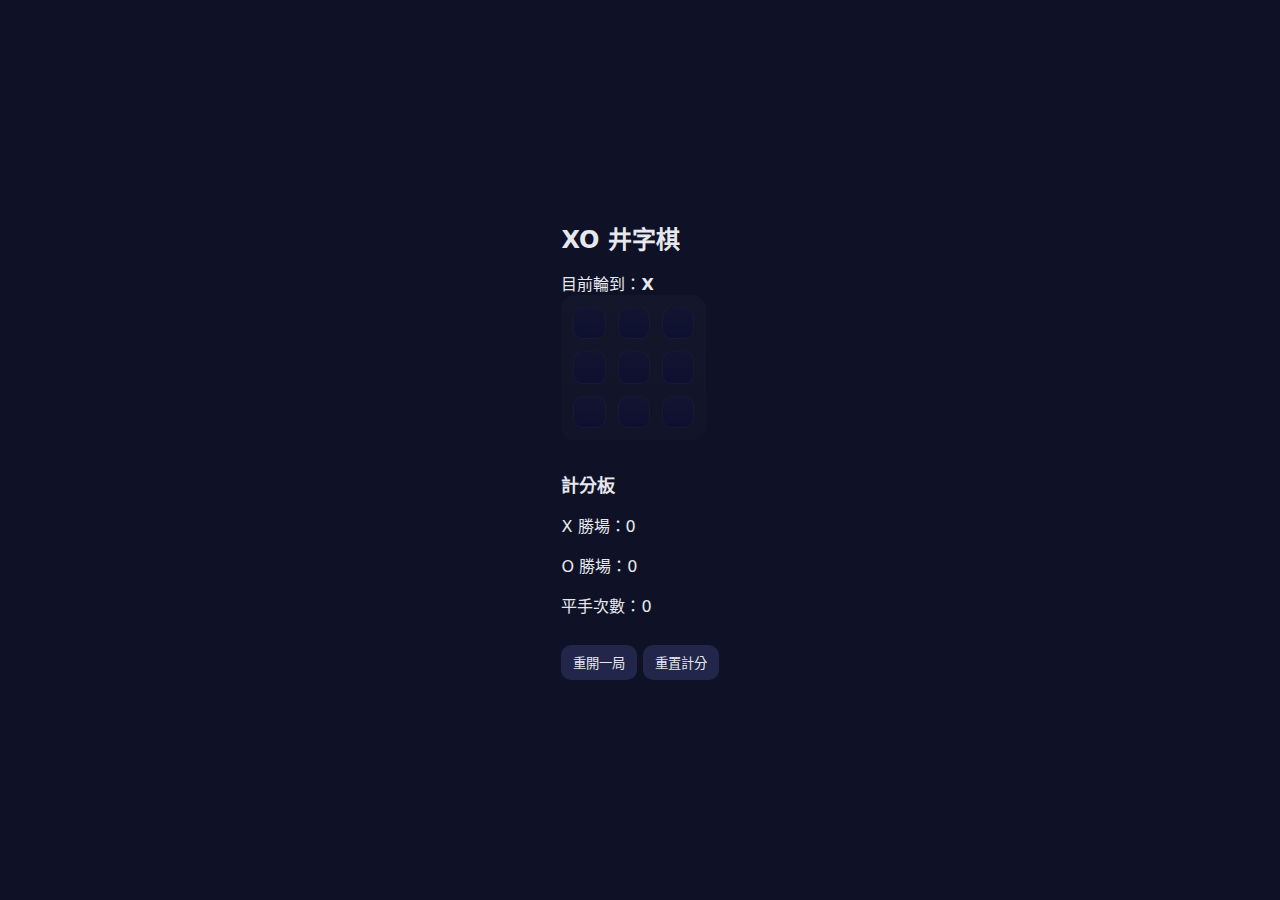
<file: 1132932_HW08.html>
<!DOCTYPE html>
<html lang="zh-TW">
 <head>
 <meta charset="utf-8" />
 <meta name="viewport" content="width=device-width, initial-scale=1" />
 <title>XO 井字棋 — 雙人對戰</title>
 <link rel="stylesheet" href="styles.css">
 </head>
 <body>
    <main class=“container”>
    <h1>XO 井字棋</h1>
    <div class=“status”>
    <span>目前輪到：<strong id=“turn”>X</strong></span>
    <span id=“state”></span>
    </div>
    <section id=“board” class=“board” aria-label=“井字棋棋盤”>
     <!-- 棋盤容器 (9 格) -->
    </section>
    
    <section id="board" class="board" aria-label="井字棋棋盤">
        <button class="cell" data-idx="0" ></button>
        <button class="cell" data-idx="1" ></button>
        <button class="cell" data-idx="2" ></button>
        <button class="cell" data-idx="3" ></button>
        <button class="cell" data-idx="4" ></button>
        <button class="cell" data-idx="5" ></button>
        <button class="cell" data-idx="6" ></button>
        <button class="cell" data-idx="7" ></button>
        <button class="cell" data-idx="8" ></button>
        </section>
<div class= "scoreboard">
<h2>計分板</h2>
<p>X 勝場：<span id="score-x">0</span></p>
<p>O 勝場：<span id="score-o">0</span></p>
<p>平手次數：<span id="score-draw">0</span></p>
</div>
<!-- 控制按鈕 -->
<div class="controls">
<button id="reset">重開一局</button>
<button id="reset-all">重置計分</button>
</div>
    </main>
     <script src="script.js" defer></script>
     </body>
    </html>
</file>
<file: styles.css>
:root{
--bg: #0f1226;
--text: #e7e8ee;
--x: #ff6b6b;
--o: #4dd0e1;
--win: #ffe066;
}
*{box-sizing:border-box}
html,body{height:100%;}
body{
 margin:0; font-family: 'Noto Sans TC', system-ui, -apple-system, sans-serif;
 background:var(--bg); color:var(--text); display:grid; place-items:center; padding:24px;
}
.container{ width: min(720px, 96%); text-align:center; }
h1{ margin:0 0 16px 0; font-size:24px; }
.status{ margin-bottom:12px; }

.board{
display:grid; grid-template-columns: repeat(3, 1fr); gap:12px;
background: linear-gradient(180deg, rgba(255,255,255,0.02), rgba(255,255,255,0.01));
padding:12px; border-radius:14px; width:min(560px, 92%); aspect-ratio:1/1;
}
.cell{
border-radius:10px; background:linear-gradient(180deg,#121430,#0e1030); border:1px solid rgba(255,255,255,0.03);
font-size:48px; font-weight:800; display: grid; place-items:center;
cursor:pointer; user-select:none; -webkit-tap-highlight-color:transparent;
   }
.cell.x{ color:var(--x); }
.cell.o{ color:var(--o); }
.cell.win{ background:var(--win); color:#000; }
.scoreboard{ margin-top:16px; text-align:left; display:inline-block; }
.scoreboard h2{ margin-bottom:8px; font-size:18px; }
.controls{ margin-top:12px; }
button{ padding:8px 12px; border-radius:10px; border:0;
background:#21264a; color:var(--text); cursor:pointer; }
button:disabled{ opacity:.5; cursor:not-allowed; }
.controls{ margin-top:12px; }
button{ padding:8px 12px; border-radius:10px; border:0; background:#21264a; color:var(--text);
cursor:pointer; }
button:disabled{ opacity:.5; cursor:not-allowed; }
</file>
<file: 1132932_HW08/styles.css>
:root{
    --bg: #0f1226;
    --text: #e7e8ee;
    --x: #ff6b6b;
    --o: #4dd0e1;
    --win: #ffe066;
    }
    *{box-sizing:border-box}
    html,body{height:100%;}
    body{
     margin:0; font-family: 'Noto Sans TC', system-ui, -apple-system, sans-serif;
     background:var(--bg); color:var(--text); display:grid; place-items:center; padding:24px;
    }
    .container{ width: min(720px, 96%); text-align:center; }
h1{ margin:0 0 16px 0; font-size:24px; }
.status{ margin-bottom:12px; }
.board{
    display:grid; grid-template-columns: repeat(3, 1fr); gap:12px;
    background: linear-gradient(180deg, rgb(255, 255, 255), rgb(255, 255, 255));
    padding:12px; border-radius:14px; width:min(560px, 92%); aspect-ratio:1/1;
}
    .cell{
        border-radius:10px; background:linear-gradient(180deg,#121430,#0e1030); border:1px solid rgba(255,255,255,0.03);
        font-size:48px; font-weight:800;display:grid; place-items:center;
        cursor:pointer; user-select:none; -webkit-tap-highlight-color:transparent;
        }
        .cell.x{ color:var(--x); }
        .cell.o{ color:var(--o); }
        .cell.win{ background:var(--win); color:#000; }    

        .scoreboard{ margin-top:16px; text-align:left; display:inline-block; }
.scoreboard h2{ margin-bottom:8px; font-size:18px; }
.controls{ margin-top:12px; }
button{ padding:8px 12px; border-radius:10px; border:0; background:#21264a; color:var(--text);
cursor:pointer; }
button:disabled{ opacity:.5; cursor:not-allowed; }
</file>
<file: HW08/styles.css>
:root {
    --bg-color: #0f1226;
    --board-bg: rgba(255, 255, 255, 0.05);
    --line-color: rgba(255, 255, 255, 0.1);
    --text-main: #e7e8ee;
    
    /* 霓虹配色 */
    --x-color: #ff2e63;
    --x-glow: #ff2e63aa;
    --o-color: #08d9d6;
    --o-glow: #08d9d6aa;
    --win-line: #eaeaea;
}

* { box-sizing: border-box; }

body {
    margin: 0;
    font-family: 'Fredoka One', cursive; /* 使用圓潤字體 */
    background-color: var(--bg-color);
    background-image: radial-gradient(circle at 50% 0%, #252a50 0%, #0f1226 80%);
    color: var(--text-main);
    display: flex;
    justify-content: center;
    align-items: center;
    min-height: 100vh;
}

.container {
    width: 100%;
    max-width: 450px;
    text-align: center;
    padding: 20px;
}

h1 {
    font-size: 3rem;
    margin: 0 0 20px 0;
    letter-spacing: 2px;
}
.text-x { color: var(--x-color); text-shadow: 0 0 10px var(--x-glow); }
.text-o { color: var(--o-color); text-shadow: 0 0 10px var(--o-glow); }

/* --- 計分板區塊 --- */
.status-bar {
    display: flex;
    justify-content: space-between;
    margin-bottom: 25px;
    gap: 10px;
}

.player-card {
    background: rgba(255,255,255,0.05);
    padding: 10px;
    border-radius: 12px;
    flex: 1;
    display: flex;
    flex-direction: column;
    transition: all 0.3s;
    border: 2px solid transparent;
}

.player-card .label { font-size: 0.8rem; opacity: 0.7; margin-bottom: 5px; }
.player-card .score { font-size: 1.5rem; }

/* 活躍玩家的樣式 */
.player-card.active-x { border-color: var(--x-color); box-shadow: 0 0 15px var(--x-glow); transform: scale(1.05); }
.player-card.active-o { border-color: var(--o-color); box-shadow: 0 0 15px var(--o-glow); transform: scale(1.05); }

/* --- 遊戲訊息 --- */
.state-msg {
    display: block;
    height: 1.5em; /* 固定高度防止跳動 */
    margin-bottom: 15px;
    font-size: 1.2rem;
    color: #ffd700;
    text-shadow: 0 0 5px #ffd700;
}

/* --- 棋盤 --- */
.board {
    position: relative; /* 給連線定位用 */
    display: grid;
    grid-template-columns: repeat(3, 1fr);
    grid-template-rows: repeat(3, 1fr);
    gap: 10px;
    background: var(--board-bg);
    backdrop-filter: blur(10px); /* 毛玻璃效果 */
    padding: 15px;
    border-radius: 20px;
    box-shadow: 0 10px 30px rgba(0,0,0,0.5);
    aspect-ratio: 1/1;
    margin: 0 auto;
}

.cell {
    background: rgba(18, 20, 48, 0.6);
    border-radius: 12px;
    border: none;
    font-family: 'Fredoka One', cursive;
    font-size: 3.5rem;
    display: flex;
    justify-content: center;
    align-items: center;
    cursor: pointer;
    transition: background 0.3s;
    box-shadow: inset 0 0 10px rgba(0,0,0,0.5);
}

.cell:hover:not(:disabled) {
    background: rgba(255,255,255,0.1);
}

/* 棋子樣式與動畫 */
.cell.x { 
    color: var(--x-color); 
    text-shadow: 0 0 15px var(--x-glow);
    animation: popIn 0.3s cubic-bezier(0.68, -0.55, 0.265, 1.55);
}
.cell.o { 
    color: var(--o-color); 
    text-shadow: 0 0 15px var(--o-glow);
    animation: popIn 0.3s cubic-bezier(0.68, -0.55, 0.265, 1.55);
}

@keyframes popIn {
    0% { transform: scale(0); opacity: 0; }
    100% { transform: scale(1); opacity: 1; }
}

/* --- 連線動畫 (Strike Line) --- */
.strike {
    position: absolute;
    background-color: var(--win-line);
    box-shadow: 0 0 10px var(--win-line), 0 0 20px var(--win-line);
    border-radius: 5px;
    width: 0%; /* 初始長度為 0 */
    height: 6px;
    z-index: 10;
    pointer-events: none;
    transform-origin: left center;
    transition: width 0.4s ease-out;
}

/* 獲勝時線條變長 */
.strike.active { width: 90%; } 

/* 線條位置定義 (基於 gap 和 padding 計算) */
/* 橫向 Rows */
.strike-row-1 { top: 16.6%; left: 5%; }
.strike-row-2 { top: 50%; left: 5%; }
.strike-row-3 { top: 83.3%; left: 5%; }

/* 直向 Cols (旋轉90度) */
.strike-col-1 { top: 5%; left: 16.6%; transform: rotate(90deg); transform-origin: top left; width: 0; }
.strike-col-2 { top: 5%; left: 50%;   transform: rotate(90deg); transform-origin: top left; width: 0; }
.strike-col-3 { top: 5%; left: 83.3%; transform: rotate(90deg); transform-origin: top left; width: 0; }
/* 直向寬度修正 (因為旋轉後，width控制的是視覺上的長度) */
.strike-col-1.active, .strike-col-2.active, .strike-col-3.active { width: 90%; }

/* 對角 Diagonals */
.strike-diag-1 { 
    top: 5%; left: 5%; 
    transform: rotate(45deg); 
    transform-origin: top left; 
}
.strike-diag-2 { 
    top: 5%; left: 95%; 
    transform: rotate(135deg); 
    transform-origin: top left; 
}
/* 對角線長度需要長一點 (根號2倍) */
.strike-diag-1.active, .strike-diag-2.active { width: 125%; }


/* --- 按鈕區 --- */
.controls { margin-top: 25px; display: flex; gap: 10px; justify-content: center; }

.btn {
    padding: 12px 24px;
    border-radius: 50px;
    border: none;
    background: #ff2e63;
    color: white;
    font-weight: bold;
    cursor: pointer;
    font-size: 1rem;
    transition: transform 0.2s, box-shadow 0.2s;
    font-family: 'Fredoka One', cursive;
}

.btn:hover { transform: translateY(-2px); box-shadow: 0 5px 15px rgba(255, 46, 99, 0.4); }
.btn:active { transform: translateY(0); }

.btn-outline {
    background: transparent;
    border: 2px solid #08d9d6;
    color: #08d9d6;
}
.btn-outline:hover { background: rgba(8, 217, 214, 0.1); box-shadow: 0 5px 15px rgba(8, 217, 214, 0.2); }
</file>
